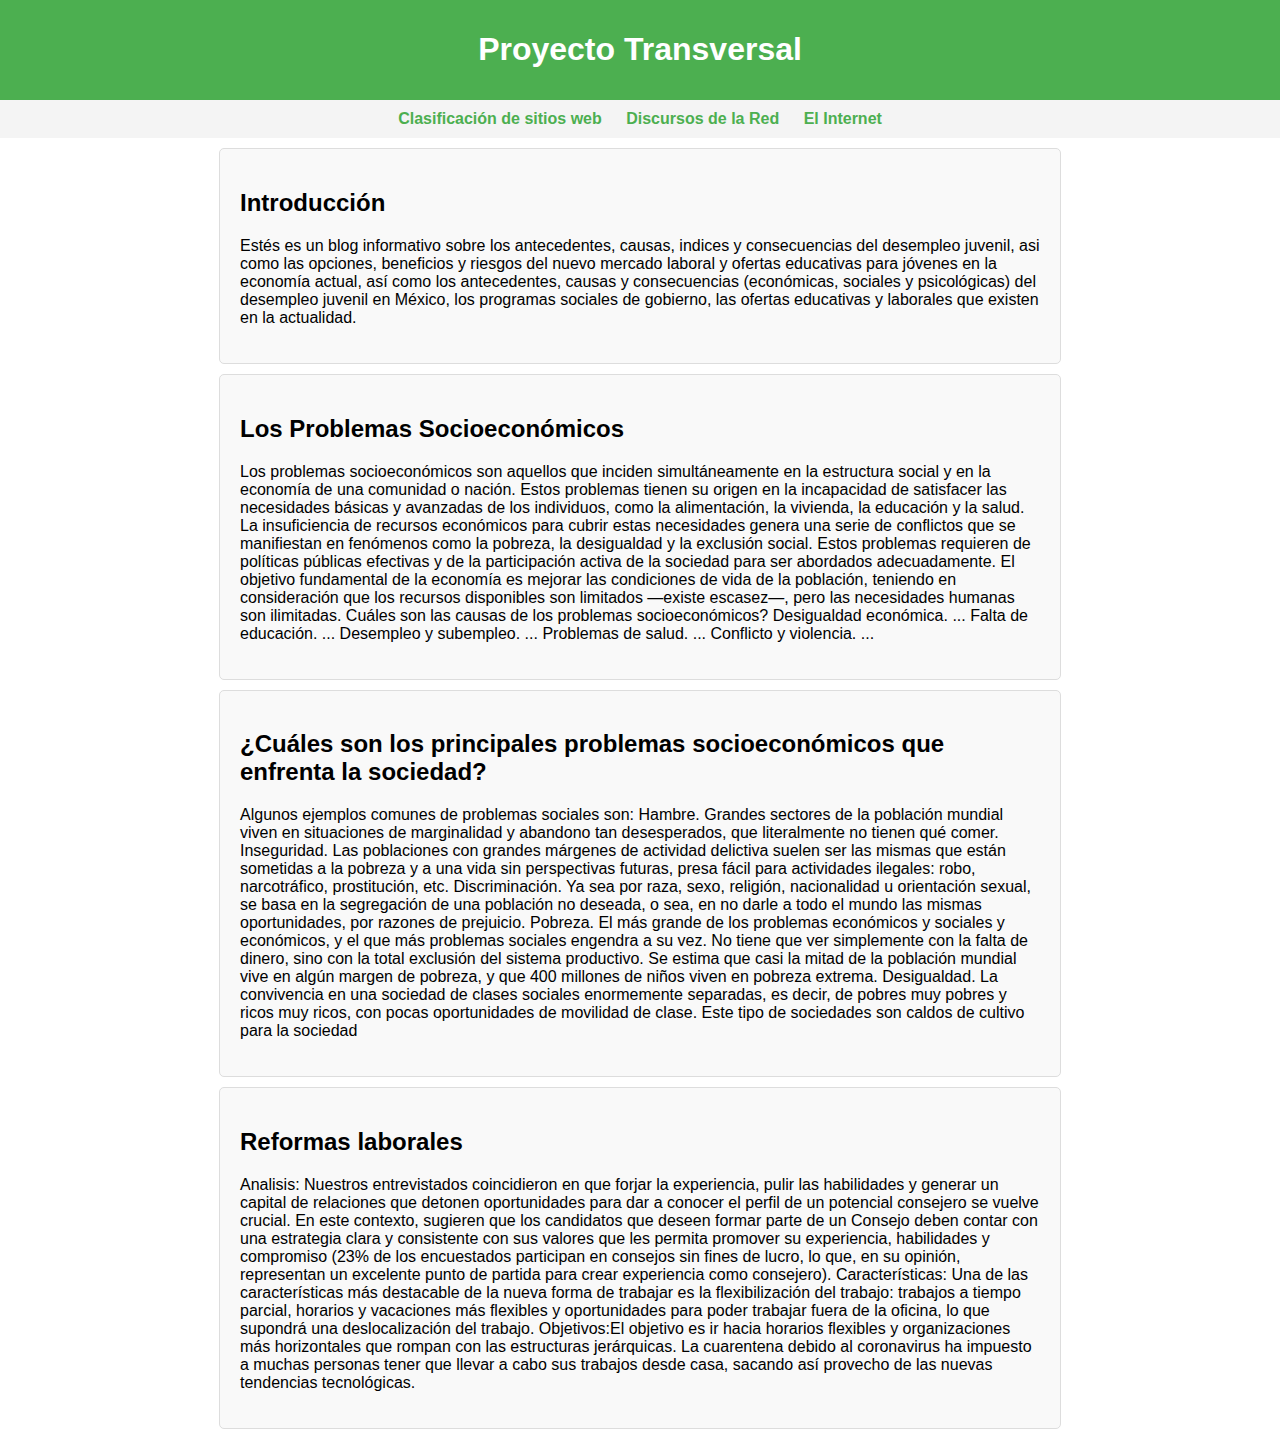
<file: index.html>
<!DOCTYPE html>
<html lang="es">
<head>
    <meta charset="UTF-8">
    <meta name="viewport" content="width=device-width, initial-scale=1.0">
    <title>Proyecto Transversal</title>
    <style>
        body {
            font-family: Arial, sans-serif;
            margin: 0;
            padding: 0;
        }
        header {
            background-color: #4CAF50;
            color: white;
            padding: 10px 20px;
            text-align: center;
        }
        nav {
            background-color: #f4f4f4;
            padding: 10px;
            text-align: center;
        }
        nav a {
            margin: 0 10px;
            text-decoration: none;
            color: #4CAF50;
            font-weight: bold;
        }
        section {
            padding: 20px;
            margin: 10px auto;
            max-width: 800px;
            background-color: #f9f9f9;
            border: 1px solid #ddd;
            border-radius: 5px;
        }
        footer {
            text-align: center;
            padding: 10px;
            background-color: #4CAF50;
            color: white;
            position: fixed;
            bottom: 0;
            width: 100%;
        }
    </style>
</head>
<body>
    <header>
        <h1>Proyecto Transversal</h1>
    </header>
    <nav>
        <a href="Clasificación de sitios web.html">Clasificación de sitios web</a>
        <a href="Recursos/pagina.html">Discursos de la Red</a>
        <a href="recursos 2/preguntas.html">El Internet</a>
    </nav>
    <section id="introduccion">
        <h2>Introducción</h2>
        <p>Estés es un blog informativo sobre los antecedentes, causas, indices y consecuencias del desempleo juvenil, asi como las opciones, beneficios y riesgos del nuevo mercado laboral y ofertas educativas para jóvenes en la economía actual, así como los antecedentes, causas y consecuencias (económicas, sociales y psicológicas) del desempleo juvenil en México, los programas sociales de gobierno, las ofertas educativas y laborales que existen en la actualidad.</p>
    </section>
    <section id="seccion1">
        <h2>Los Problemas Socioeconómicos </h2>
        <p>Los problemas socioeconómicos son aquellos que inciden simultáneamente en la estructura social y en la economía de una comunidad o nación.
            Estos problemas tienen su origen en la incapacidad de satisfacer las necesidades básicas y avanzadas de los individuos, como la alimentación, la vivienda, la educación y la salud.
            La insuficiencia de recursos económicos para cubrir estas necesidades genera una serie de conflictos que se manifiestan en fenómenos como la pobreza, la desigualdad y la exclusión social. Estos problemas requieren de políticas públicas efectivas y de la participación activa de la sociedad para ser abordados adecuadamente.
            El objetivo fundamental de la economía es mejorar las condiciones de vida de la población, teniendo en consideración que los recursos disponibles son limitados —existe escasez—, pero las necesidades humanas son ilimitadas.
            Cuáles son las causas de los problemas socioeconómicos?

            Desigualdad económica. ...
            Falta de educación. ...
            Desempleo y subempleo. ...
            Problemas de salud. ...
            Conflicto y violencia. ...</p>
    </section>
    <section id="seccion2">
        <h2>¿Cuáles son los principales problemas socioeconómicos que enfrenta la sociedad?</h2>
        <p>Algunos ejemplos comunes de problemas sociales son:

            Hambre. Grandes sectores de la población mundial viven en situaciones de marginalidad y abandono tan desesperados, que literalmente no tienen qué comer.
            
            Inseguridad. Las poblaciones con grandes márgenes de actividad delictiva suelen ser las mismas que están sometidas a la pobreza y a una vida sin perspectivas futuras, presa fácil para actividades ilegales: robo, narcotráfico, prostitución, etc.
            Discriminación. Ya sea por raza, sexo, religión, nacionalidad u orientación sexual, se basa en la segregación de una población no deseada, o sea, en no darle a todo el mundo las mismas oportunidades, por razones de prejuicio.
            
            Pobreza. El más grande de los problemas económicos y sociales y económicos, y el que más problemas sociales engendra a su vez. No tiene que ver simplemente con la falta de dinero, sino con la total exclusión del sistema productivo. Se estima que casi la mitad de la población mundial vive en algún margen de pobreza, y que 400 millones de niños viven en pobreza extrema.
            
            Desigualdad. La convivencia en una sociedad de clases sociales enormemente separadas, es decir, de pobres muy pobres y ricos muy ricos, con pocas oportunidades de movilidad de clase. Este tipo de sociedades son caldos de cultivo para la sociedad</p>
    </section>
    <section id="seccion3">
        <h2>Reformas laborales</h2>
        <p>Analisis:
            Nuestros entrevistados coincidieron en que forjar la experiencia, pulir las habilidades y generar un capital de relaciones que detonen oportunidades para dar a conocer el perfil de un potencial consejero se vuelve crucial.

En este contexto, sugieren que los candidatos que deseen formar parte de un Consejo deben contar con una estrategia clara y consistente con sus valores que les permita promover su experiencia, habilidades y compromiso (23% de los encuestados participan en consejos sin fines de lucro, lo que, en su opinión, representan un excelente punto de partida para crear experiencia como consejero).

        Características:
        Una de las características más destacable de la nueva forma de trabajar es la flexibilización del trabajo: trabajos a tiempo parcial, horarios y vacaciones más flexibles y oportunidades para poder trabajar fuera de la oficina, lo que supondrá una deslocalización del trabajo.
        Objetivos:El objetivo es ir hacia horarios flexibles y organizaciones más horizontales que rompan con las estructuras jerárquicas. La cuarentena debido al coronavirus ha impuesto a muchas personas tener que llevar a cabo sus trabajos desde casa, sacando así provecho de las nuevas tendencias tecnológicas.

        </p>
    </section>
</body>
</html>
</file>
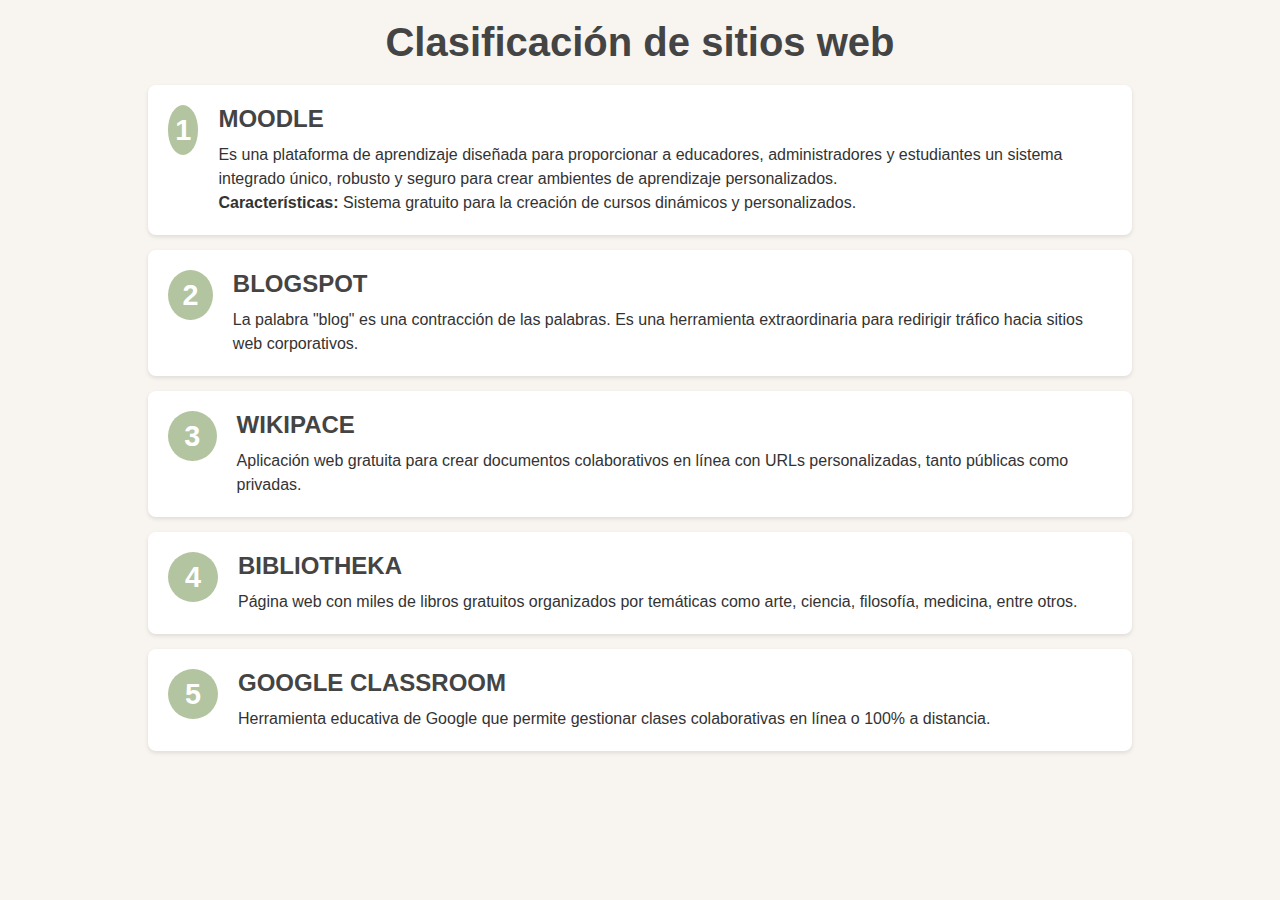
<file: Clasificación de sitios web.html>
<!DOCTYPE html>
<html lang="es">
<head>
  <meta charset="UTF-8">
  <meta name="viewport" content="width=device-width, initial-scale=1.0">
  <title>Clasificación de sitios web</title>
  <link rel="stylesheet" href="styles.css">
</head>
<body>
  <div class="container">
    <h1 class="title">Clasificación de sitios web</h1>

    <div class="site" id="moodle">
      <div class="number">1</div>
      <div class="content">
        <h2>MOODLE</h2>
        <p>
          Es una plataforma de aprendizaje diseñada para proporcionar a educadores, administradores y estudiantes un sistema integrado único, robusto y seguro para crear ambientes de aprendizaje personalizados.
        </p>
        <p>
          <strong>Características:</strong> Sistema gratuito para la creación de cursos dinámicos y personalizados.
        </p>
      </div>
    </div>

    <div class="site" id="blogspot">
      <div class="number">2</div>
      <div class="content">
        <h2>BLOGSPOT</h2>
        <p>
          La palabra "blog" es una contracción de las palabras. Es una herramienta extraordinaria para redirigir tráfico hacia sitios web corporativos.
        </p>
      </div>
    </div>

    <div class="site" id="wikipace">
      <div class="number">3</div>
      <div class="content">
        <h2>WIKIPACE</h2>
        <p>
          Aplicación web gratuita para crear documentos colaborativos en línea con URLs personalizadas, tanto públicas como privadas.
        </p>
      </div>
    </div>

    <div class="site" id="bibliotheka">
      <div class="number">4</div>
      <div class="content">
        <h2>BIBLIOTHEKA</h2>
        <p>
          Página web con miles de libros gratuitos organizados por temáticas como arte, ciencia, filosofía, medicina, entre otros.
        </p>
      </div>
    </div>

    <div class="site" id="google-classroom">
      <div class="number">5</div>
      <div class="content">
        <h2>GOOGLE CLASSROOM</h2>
        <p>
          Herramienta educativa de Google que permite gestionar clases colaborativas en línea o 100% a distancia.
        </p>
      </div>
    </div>
  </div>
</body>
</html>
</file>
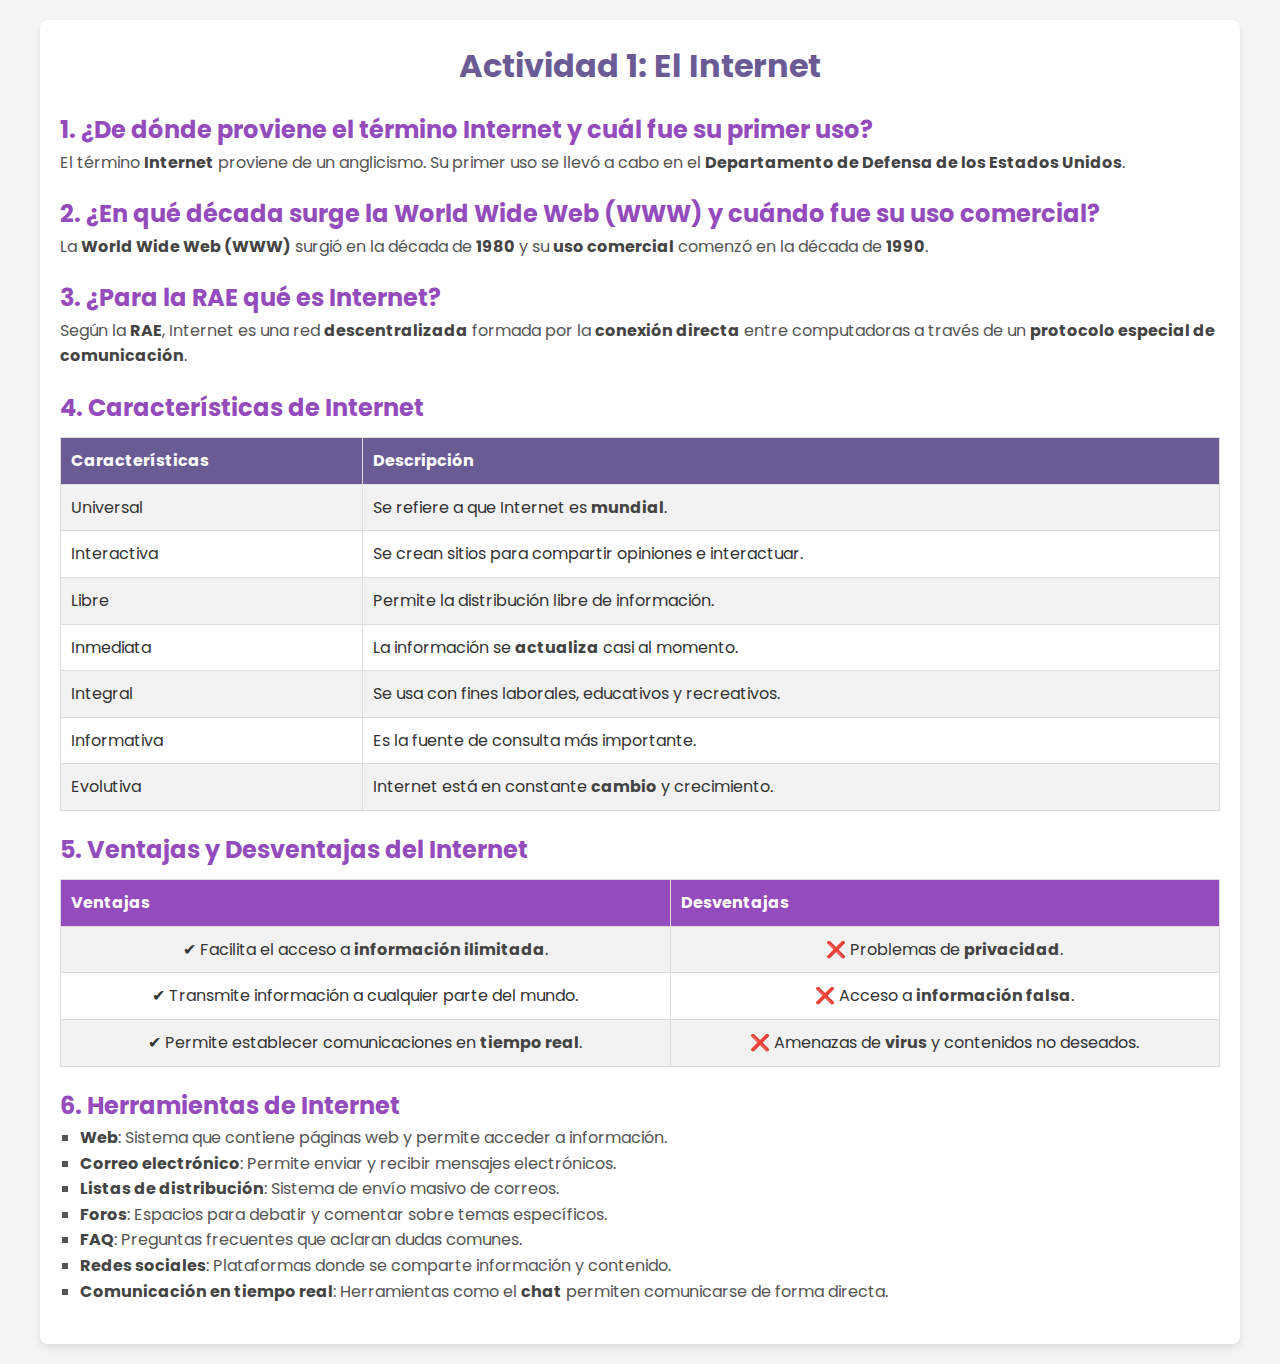
<file: recursos 2/preguntas.html>
<!DOCTYPE html>
<html lang="es">
<head>
    <meta charset="UTF-8">
    <meta name="viewport" content="width=device-width, initial-scale=1.0">
    <title>Actividad 1: El Internet</title>
    <link rel="stylesheet" href="styles.css">
</head>
<body>
    <div class="container">
        <h1>Actividad 1: El Internet</h1>

        <!-- Punto 1 -->
        <div class="section">
            <h2>1. ¿De dónde proviene el término Internet y cuál fue su primer uso?</h2>
            <p>El término <b>Internet</b> proviene de un anglicismo. Su primer uso se llevó a cabo en el <b>Departamento de Defensa de los Estados Unidos</b>.</p>
        </div>

        <!-- Punto 2 -->
        <div class="section">
            <h2>2. ¿En qué década surge la World Wide Web (WWW) y cuándo fue su uso comercial?</h2>
            <p>La <b>World Wide Web (WWW)</b> surgió en la década de <b>1980</b> y su <b>uso comercial</b> comenzó en la década de <b>1990</b>.</p>
        </div>

        <!-- Punto 3 -->
        <div class="section">
            <h2>3. ¿Para la RAE qué es Internet?</h2>
            <p>Según la <b>RAE</b>, Internet es una red <b>descentralizada</b> formada por la <b>conexión directa</b> entre computadoras a través de un <b>protocolo especial de comunicación</b>.</p>
        </div>

        <!-- Punto 4 -->
        <div class="section">
            <h2>4. Características de Internet</h2>
            <table>
                <tr>
                    <th>Características</th>
                    <th>Descripción</th>
                </tr>
                <tr>
                    <td>Universal</td>
                    <td>Se refiere a que Internet es <b>mundial</b>.</td>
                </tr>
                <tr>
                    <td>Interactiva</td>
                    <td>Se crean sitios para compartir opiniones e interactuar.</td>
                </tr>
                <tr>
                    <td>Libre</td>
                    <td>Permite la distribución libre de información.</td>
                </tr>
                <tr>
                    <td>Inmediata</td>
                    <td>La información se <b>actualiza</b> casi al momento.</td>
                </tr>
                <tr>
                    <td>Integral</td>
                    <td>Se usa con fines laborales, educativos y recreativos.</td>
                </tr>
                <tr>
                    <td>Informativa</td>
                    <td>Es la fuente de consulta más importante.</td>
                </tr>
                <tr>
                    <td>Evolutiva</td>
                    <td>Internet está en constante <b>cambio</b> y crecimiento.</td>
                </tr>
            </table>
        </div>

        <!-- Punto 5 -->
        <div class="section">
            <h2>5. Ventajas y Desventajas del Internet</h2>
            <table class="comparative">
                <tr>
                    <th>Ventajas</th>
                    <th>Desventajas</th>
                </tr>
                <tr>
                    <td>✔ Facilita el acceso a <b>información ilimitada</b>.</td>
                    <td>❌ Problemas de <b>privacidad</b>.</td>
                </tr>
                <tr>
                    <td>✔ Transmite información a cualquier parte del mundo.</td>
                    <td>❌ Acceso a <b>información falsa</b>.</td>
                </tr>
                <tr>
                    <td>✔ Permite establecer comunicaciones en <b>tiempo real</b>.</td>
                    <td>❌ Amenazas de <b>virus</b> y contenidos no deseados.</td>
                </tr>
            </table>
        </div>

        <!-- Punto 6 -->
        <div class="section">
            <h2>6. Herramientas de Internet</h2>
            <ul>
                <li><b>Web</b>: Sistema que contiene páginas web y permite acceder a información.</li>
                <li><b>Correo electrónico</b>: Permite enviar y recibir mensajes electrónicos.</li>
                <li><b>Listas de distribución</b>: Sistema de envío masivo de correos.</li>
                <li><b>Foros</b>: Espacios para debatir y comentar sobre temas específicos.</li>
                <li><b>FAQ</b>: Preguntas frecuentes que aclaran dudas comunes.</li>
                <li><b>Redes sociales</b>: Plataformas donde se comparte información y contenido.</li>
                <li><b>Comunicación en tiempo real</b>: Herramientas como el <b>chat</b> permiten comunicarse de forma directa.</li>
            </ul>
        </div>
    </div>
</body>
</html>
</file>
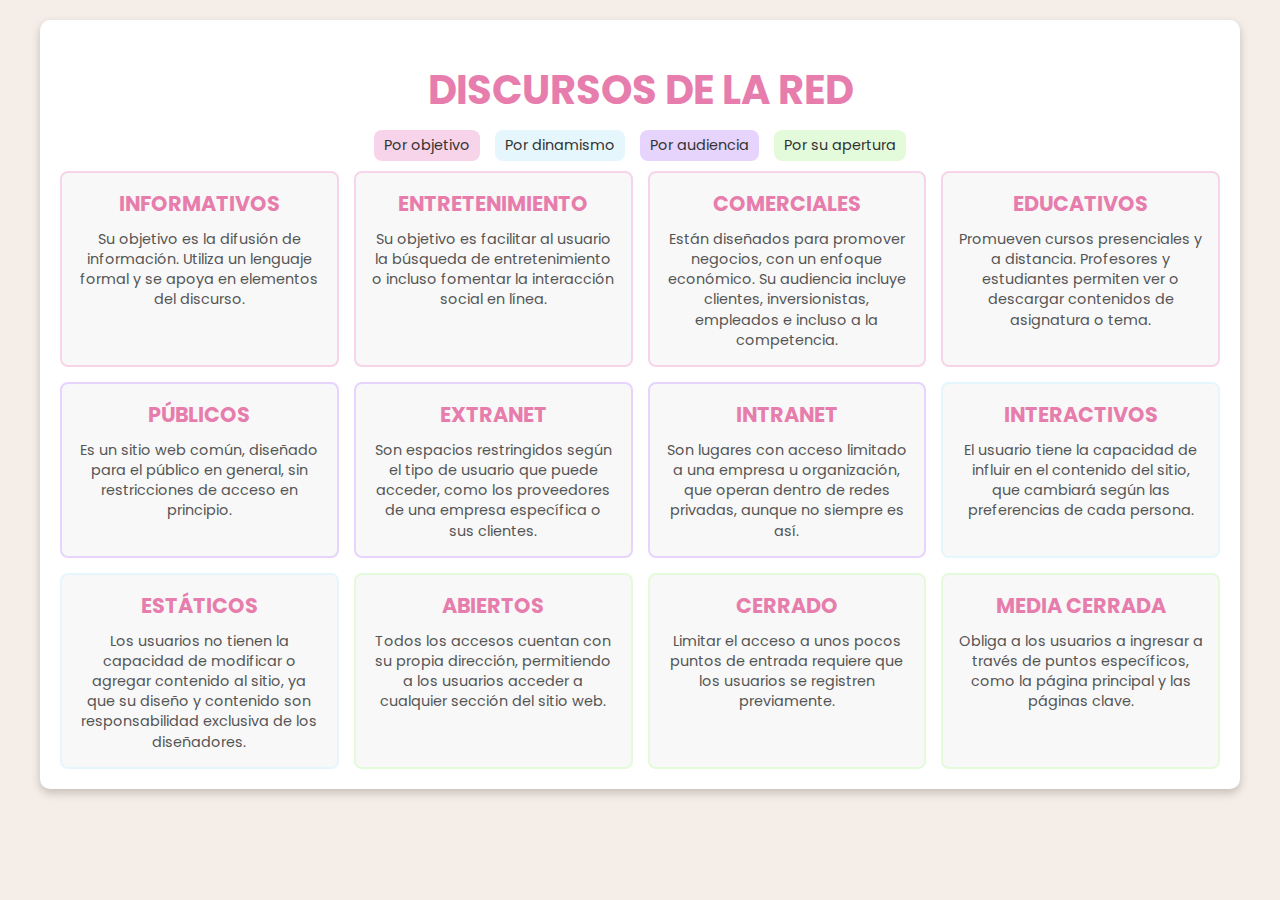
<file: Recursos/pagina.html>
<!DOCTYPE html>
<html lang="es">
<head>
    <meta charset="UTF-8">
    <meta name="viewport" content="width=device-width, initial-scale=1.0">
    <title>Discursos de la Red</title>
    <link rel="stylesheet" href="styles.css">
</head>
<body>
    <div class="container">
        <h1>DISCURSOS DE LA RED</h1>
        <div class="legend">
            <span class="por-objetivo">Por objetivo</span>
            <span class="por-dinamismo">Por dinamismo</span>
            <span class="por-audiencia">Por audiencia</span>
            <span class="por-apertura">Por su apertura</span>
        </div>

        <div class="grid">
            <!-- Primera fila -->
            <div class="card objetivo">
                <h2>INFORMATIVOS</h2>
                <p>Su objetivo es la difusión de información. Utiliza un lenguaje formal y se apoya en elementos del discurso.</p>
            </div>
            <div class="card objetivo">
                <h2>ENTRETENIMIENTO</h2>
                <p>Su objetivo es facilitar al usuario la búsqueda de entretenimiento o incluso fomentar la interacción social en línea.</p>
            </div>
            <div class="card objetivo">
                <h2>COMERCIALES</h2>
                <p>Están diseñados para promover negocios, con un enfoque económico. Su audiencia incluye clientes, inversionistas, empleados e incluso a la competencia.</p>
            </div>
            <div class="card objetivo">
                <h2>EDUCATIVOS</h2>
                <p>Promueven cursos presenciales y a distancia. Profesores y estudiantes permiten ver o descargar contenidos de asignatura o tema.</p>
            </div>

            <!-- Segunda fila -->
            <div class="card audiencia">
                <h2>PÚBLICOS</h2>
                <p>Es un sitio web común, diseñado para el público en general, sin restricciones de acceso en principio.</p>
            </div>
            <div class="card audiencia">
                <h2>EXTRANET</h2>
                <p>Son espacios restringidos según el tipo de usuario que puede acceder, como los proveedores de una empresa específica o sus clientes.</p>
            </div>
            <div class="card audiencia">
                <h2>INTRANET</h2>
                <p>Son lugares con acceso limitado a una empresa u organización, que operan dentro de redes privadas, aunque no siempre es así.</p>
            </div>
            <div class="card dinamismo">
                <h2>INTERACTIVOS</h2>
                <p>El usuario tiene la capacidad de influir en el contenido del sitio, que cambiará según las preferencias de cada persona.</p>
            </div>

            <!-- Tercera fila -->
            <div class="card dinamismo">
                <h2>ESTÁTICOS</h2>
                <p>Los usuarios no tienen la capacidad de modificar o agregar contenido al sitio, ya que su diseño y contenido son responsabilidad exclusiva de los diseñadores.</p>
            </div>
            <div class="card apertura">
                <h2>ABIERTOS</h2>
                <p>Todos los accesos cuentan con su propia dirección, permitiendo a los usuarios acceder a cualquier sección del sitio web.</p>
            </div>
            <div class="card apertura">
                <h2>CERRADO</h2>
                <p>Limitar el acceso a unos pocos puntos de entrada requiere que los usuarios se registren previamente.</p>
            </div>
            <div class="card apertura">
                <h2>MEDIA CERRADA</h2>
                <p>Obliga a los usuarios a ingresar a través de puntos específicos, como la página principal y las páginas clave.</p>
            </div>
        </div>
    </div>
</body>
</html>
</file>
<file: styles.css>
/* General Styles */
* {
    margin: 0;
    padding: 0;
    box-sizing: border-box;
    font-family: Arial, sans-serif;
  }
  
  body {
    background-color: #f8f5f1;
    color: #333;
  }
  
  .container {
    width: 80%;
    margin: 0 auto;
    padding: 20px;
  }
  
  .title {
    text-align: center;
    font-size: 2.5rem;
    color: #444;
    margin-bottom: 20px;
  }
  
  .site {
    display: flex;
    align-items: flex-start;
    background: #fff;
    margin: 15px 0;
    padding: 20px;
    border-radius: 8px;
    box-shadow: 0 2px 4px rgba(0, 0, 0, 0.1);
  }
  
  .number {
    background-color: #b3c4a0;
    color: #fff;
    font-size: 1.8rem;
    font-weight: bold;
    width: 50px;
    height: 50px;
    display: flex;
    justify-content: center;
    align-items: center;
    border-radius: 50%;
    margin-right: 20px;
  }
  
  .content h2 {
    font-size: 1.5rem;
    color: #444;
    margin-bottom: 10px;
  }
  
  .content p {
    font-size: 1rem;
    line-height: 1.5;
  }
  
  /* Responsive Design */
  @media (max-width: 768px) {
    .site {
      flex-direction: column;
      align-items: center;
      text-align: center;
    }
  
    .number {
      margin: 0 0 10px 0;
    }
  }
</file>
<file: recursos 2/styles.css>
/* Importar Google Fonts */
@import url('https://fonts.googleapis.com/css2?family=Poppins:wght@300;600&display=swap');

* {
    margin: 0;
    padding: 0;
    box-sizing: border-box;
}

body {
    font-family: 'Poppins', sans-serif;
    background-color: #f5f5f5;
    color: #333;
    line-height: 1.6;
}

.container {
    max-width: 1200px;
    margin: 20px auto;
    padding: 20px;
    background: #ffffff;
    box-shadow: 0 4px 8px rgba(0, 0, 0, 0.1);
    border-radius: 8px;
}

h1 {
    text-align: center;
    color: #6b5b95;
    margin-bottom: 20px;
}

h2 {
    color: #944bbb;
    margin-top: 20px;
}

.section {
    margin-bottom: 20px;
}

p, li {
    font-size: 1rem;
    color: #555;
}

ul {
    list-style-type: square;
    margin-left: 20px;
}

table {
    width: 100%;
    border-collapse: collapse;
    margin-top: 10px;
}

table th, table td {
    border: 1px solid #ddd;
    padding: 10px;
    text-align: left;
}

table th {
    background-color: #6b5b95;
    color: #fff;
}

table tr:nth-child(even) {
    background-color: #f2f2f2;
}

.comparative th {
    background-color: #944bbb;
}

.comparative td {
    text-align: center;
}

b {
    color: #444;
}
</file>
<file: Recursos/styles.css>
/* Importar fuente */
@import url('https://fonts.googleapis.com/css2?family=Poppins:wght@300;600&display=swap');

* {
    margin: 0;
    padding: 0;
    box-sizing: border-box;
    font-family: 'Poppins', sans-serif;
}

body {
    background-color: #f5ede7;
    color: #333;
}

h1 {
    text-align: center;
    font-size: 2.5rem;
    color: #e77dac;
    margin-top: 20px;
}

.legend {
    display: flex;
    justify-content: center;
    gap: 15px;
    margin: 10px 0;
}

.legend span {
    padding: 5px 10px;
    border-radius: 8px;
    font-size: 0.9rem;
}

.por-objetivo { background-color: #f7d4e9; }
.por-dinamismo { background-color: #e5f6fd; }
.por-audiencia { background-color: #e6d4fd; }
.por-apertura { background-color: #e3fadb; }

.container {
    max-width: 1200px;
    margin: 20px auto;
    padding: 20px;
    background-color: #fff;
    border-radius: 10px;
    box-shadow: 0 4px 10px rgba(0, 0, 0, 0.2);
}

.grid {
    display: grid;
    grid-template-columns: repeat(4, 1fr);
    gap: 15px;
}

.card {
    background-color: #f8f8f8;
    border: 2px solid #ccc;
    border-radius: 8px;
    padding: 15px;
    text-align: center;
}

.card h2 {
    font-size: 1.3rem;
    color: #e77dac;
    margin-bottom: 10px;
}

.card p {
    font-size: 0.9rem;
    color: #555;
    line-height: 1.4;
}

/* Colores por categorías */
.objetivo { border-color: #f7d4e9; }
.dinamismo { border-color: #e5f6fd; }
.audiencia { border-color: #e6d4fd; }
.apertura { border-color: #e3fadb; }

/* Responsive */
@media (max-width: 768px) {
    .grid {
        grid-template-columns: 1fr 1fr;
    }
}

@media (max-width: 480px) {
    .grid {
        grid-template-columns: 1fr;
    }
}
</file>
